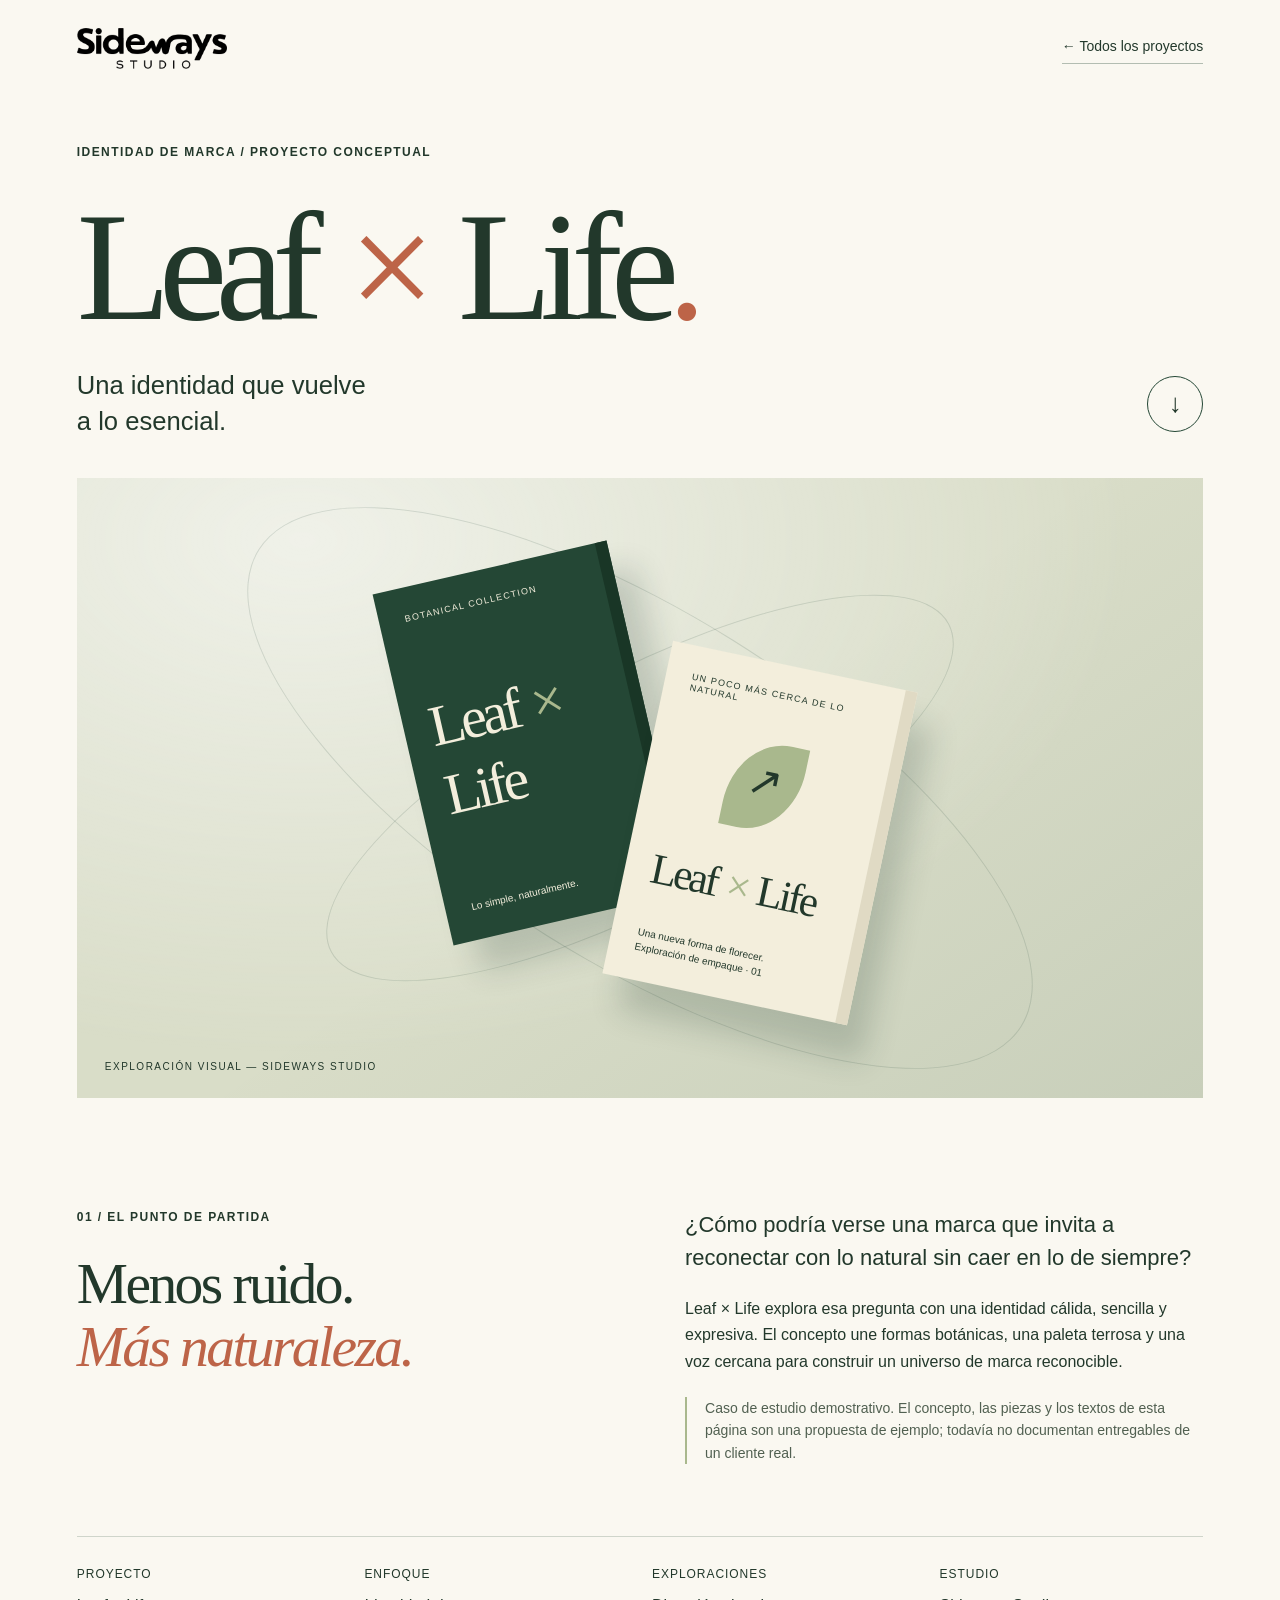
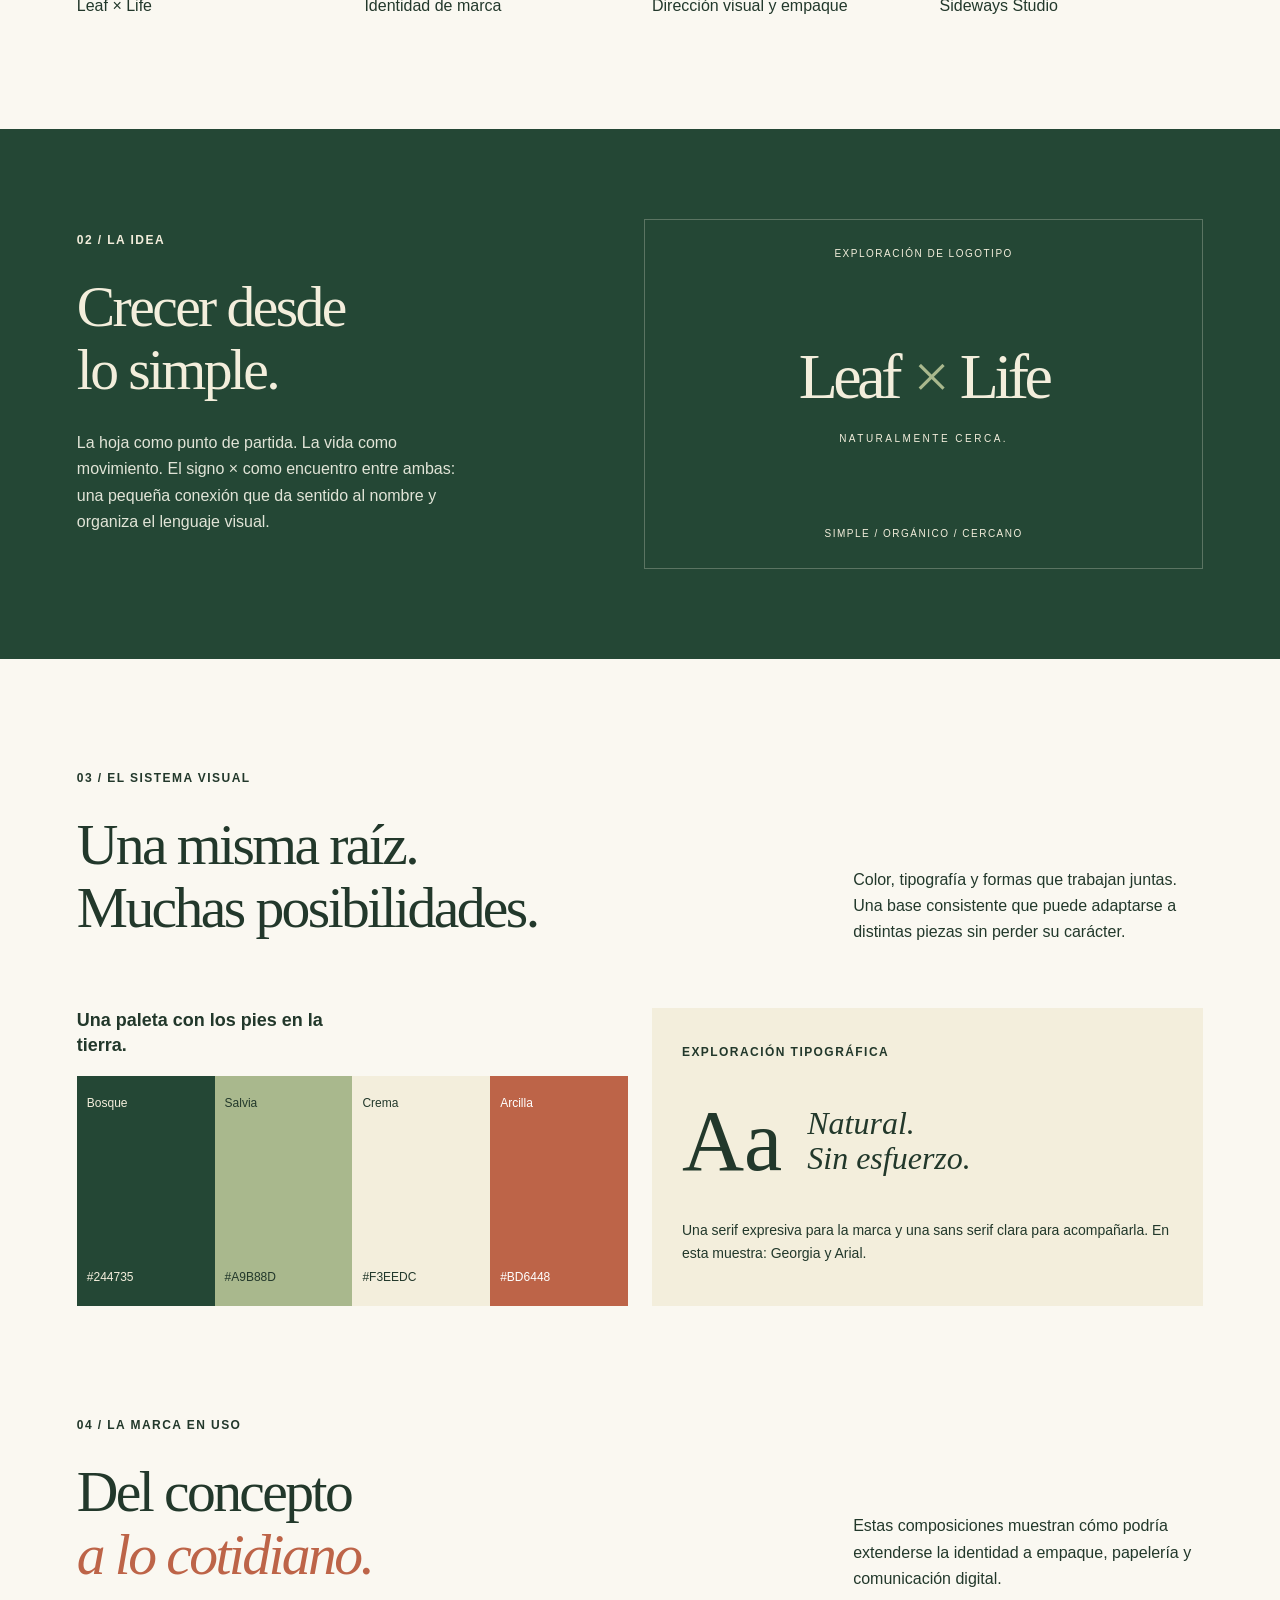
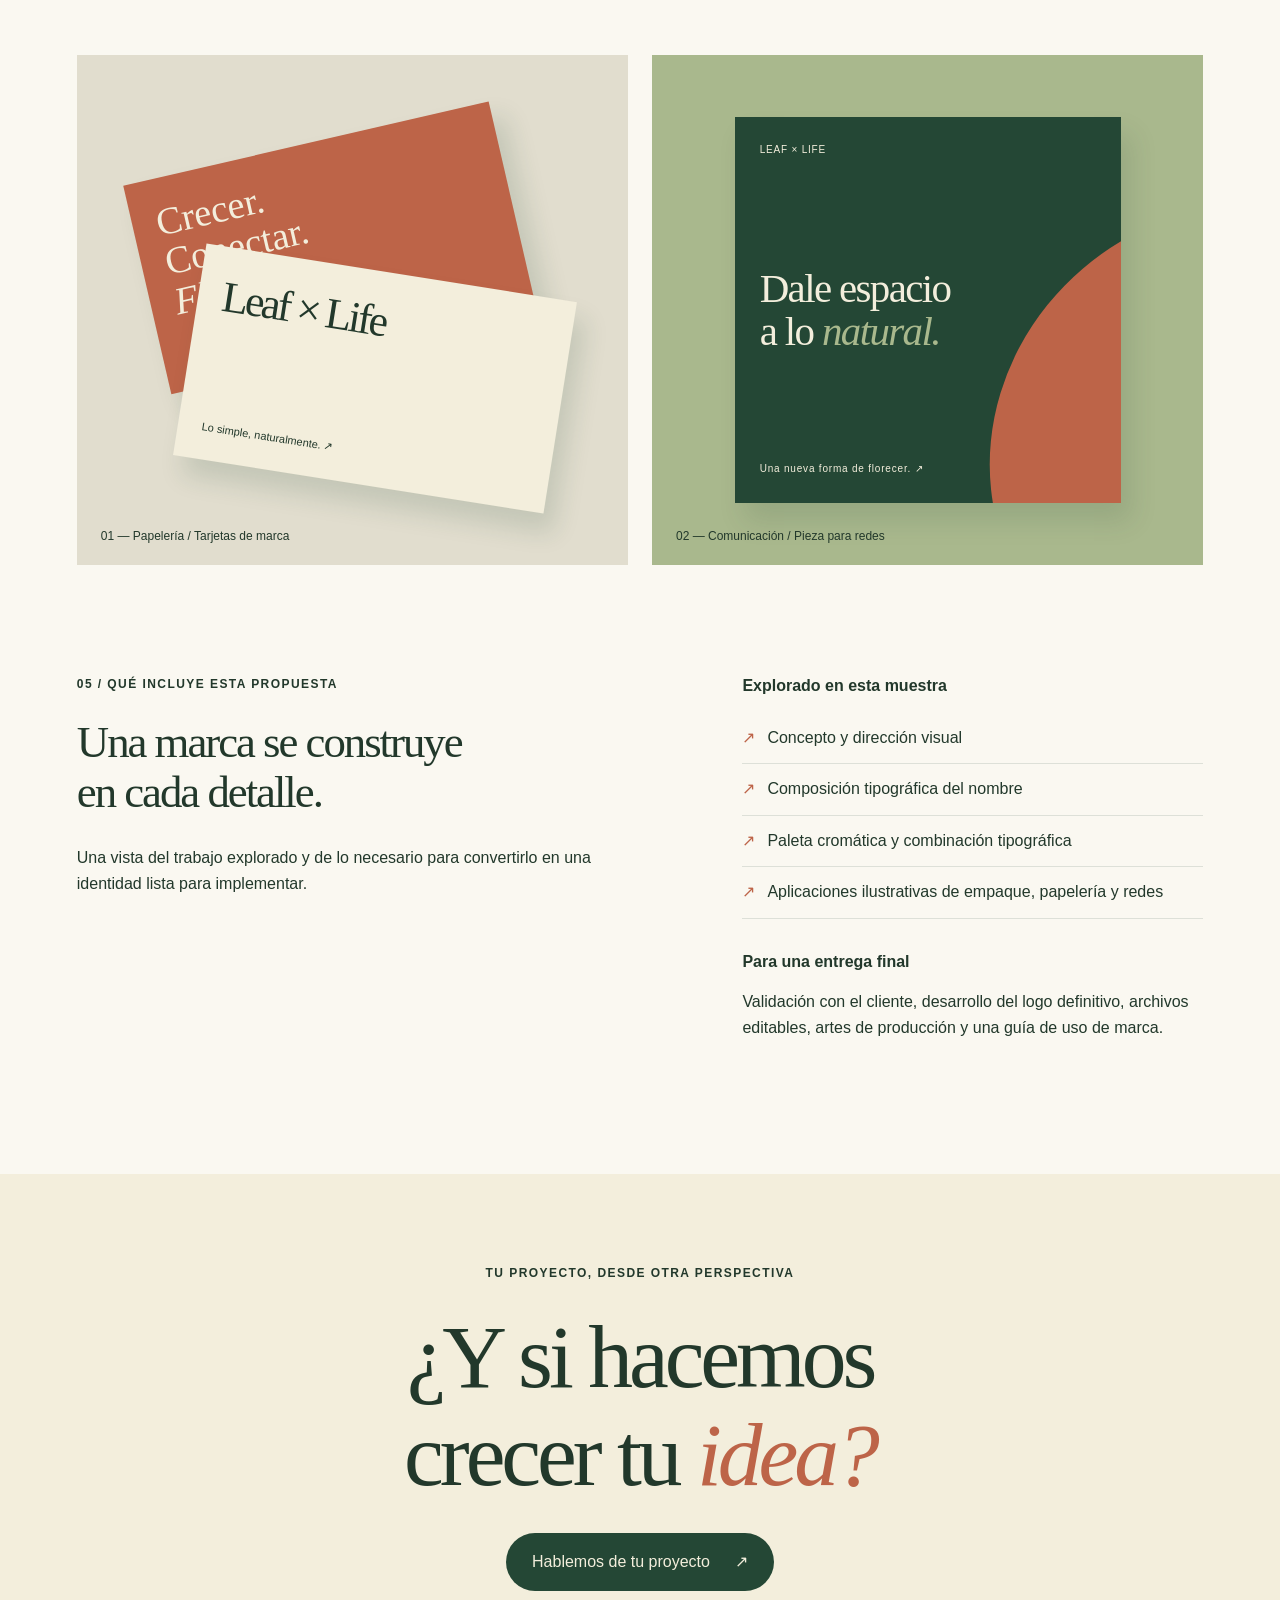
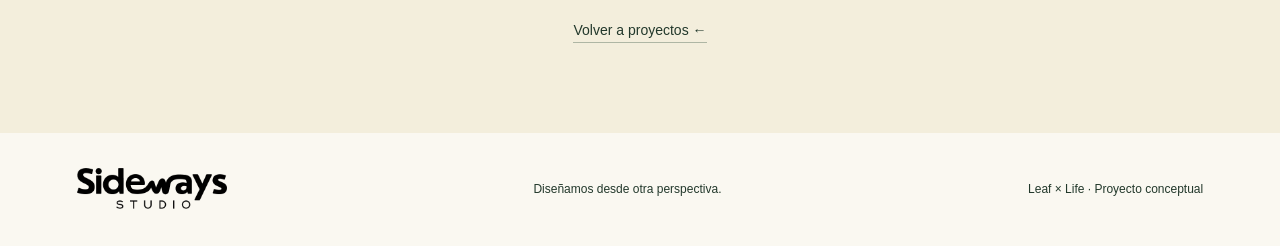
<file: leaf-x-life.html>
<!doctype html>
<html lang="es">
  <head>
    <meta charset="UTF-8" />
    <meta name="viewport" content="width=device-width, initial-scale=1" />
    <meta name="theme-color" content="#244735" />
    <meta
      name="description"
      content="Leaf × Life: una exploración conceptual de identidad y empaque presentada por Sideways Studio."
    />
    <title>Leaf × Life — Sideways Studio</title>
    <link rel="stylesheet" href="leaf-x-life.css" />
  </head>
  <body>
    <a class="skip" href="#contenido">Ir al contenido</a>
    <header class="nav wrap">
      <a href="index.html" aria-label="Sideways Studio, inicio"
        ><img
          class="studio-logo"
          src="assets/1x/Asset%205.png"
          width="446"
          height="128"
          alt="Sideways Studio"
      /></a>
      <a class="back" href="index.html#proyectos">← Todos los proyectos</a>
    </header>
    <main id="contenido">
      <!-- PORTADA: reemplazar las composiciones conceptuales por las piezas reales. -->
      <section class="hero wrap" aria-labelledby="project-title">
        <div class="hero-copy">
          <p class="eyebrow">Identidad de marca / Proyecto conceptual</p>
          <h1 id="project-title">
            Leaf <span>×</span> Life<span class="period">.</span>
          </h1>
          <div class="hero-bottom">
            <p>Una identidad que vuelve<br />a lo esencial.</p>
            <a
              class="round-link"
              href="#proyecto"
              aria-label="Explorar el proyecto"
              >↓</a
            >
          </div>
        </div>
        <div
          class="hero-art"
          role="img"
          aria-label="Composición conceptual de empaques Leaf × Life en verde y crema"
        >
          <div class="orbit orbit-one"></div>
          <div class="orbit orbit-two"></div>
          <div class="package package-back">
            <span class="pack-kicker">BOTANICAL COLLECTION</span
            ><span class="wordmark">Leaf <i>×</i><br />Life</span
            ><span class="pack-bottom">Lo simple, naturalmente.</span>
          </div>
          <div class="package package-front">
            <span class="pack-kicker">UN POCO MÁS CERCA DE LO NATURAL</span
            ><span class="leaf-mark" aria-hidden="true">↗</span
            ><span class="wordmark">Leaf <i>×</i> Life</span
            ><span class="pack-bottom"
              >Una nueva forma de florecer.<br />Exploración de empaque ·
              01</span
            >
          </div>
          <span class="art-caption">EXPLORACIÓN VISUAL — SIDEWAYS STUDIO</span>
        </div>
      </section>
      <!-- FICHA DEL PROYECTO -->
      <section
        class="overview wrap"
        id="proyecto"
        aria-labelledby="overview-title"
      >
        <div>
          <p class="eyebrow">01 / El punto de partida</p>
          <h2 id="overview-title">
            Menos ruido.<br /><em>Más naturaleza.</em>
          </h2>
        </div>
        <div class="overview-copy">
          <p class="lead">
            ¿Cómo podría verse una marca que invita a reconectar con lo natural
            sin caer en lo de siempre?
          </p>
          <p>
            Leaf × Life explora esa pregunta con una identidad cálida, sencilla
            y expresiva. El concepto une formas botánicas, una paleta terrosa y
            una voz cercana para construir un universo de marca reconocible.
          </p>
          <p class="note">
            Caso de estudio demostrativo. El concepto, las piezas y los textos
            de esta página son una propuesta de ejemplo; todavía no documentan
            entregables de un cliente real.
          </p>
        </div>
        <dl class="facts">
          <div>
            <dt>Proyecto</dt>
            <dd>Leaf × Life</dd>
          </div>
          <div>
            <dt>Enfoque</dt>
            <dd>Identidad de marca</dd>
          </div>
          <div>
            <dt>Exploraciones</dt>
            <dd>Dirección visual y empaque</dd>
          </div>
          <div>
            <dt>Estudio</dt>
            <dd>Sideways Studio</dd>
          </div>
        </dl>
      </section>
      <!-- CONCEPTO Y MARCA -->
      <section class="concept" aria-labelledby="concept-title">
        <div class="wrap concept-grid">
          <div>
            <p class="eyebrow">02 / La idea</p>
            <h2 id="concept-title">Crecer desde<br />lo simple.</h2>
            <p>
              La hoja como punto de partida. La vida como movimiento. El signo ×
              como encuentro entre ambas: una pequeña conexión que da sentido al
              nombre y organiza el lenguaje visual.
            </p>
          </div>
          <div class="brand-board">
            <span class="board-label">EXPLORACIÓN DE LOGOTIPO</span>
            <div class="brand-lockup">
              Leaf <i>×</i> Life<span>NATURALMENTE CERCA.</span>
            </div>
            <span class="board-label">SIMPLE / ORGÁNICO / CERCANO</span>
          </div>
        </div>
      </section>
      <!-- SISTEMA VISUAL -->
      <section class="visual-system wrap" aria-labelledby="system-title">
        <div class="section-heading">
          <div>
            <p class="eyebrow">03 / El sistema visual</p>
            <h2 id="system-title">
              Una misma raíz.<br />Muchas posibilidades.
            </h2>
          </div>
          <p>
            Color, tipografía y formas que trabajan juntas. Una base consistente
            que puede adaptarse a distintas piezas sin perder su carácter.
          </p>
        </div>
        <div class="system-grid">
          <article class="palette">
            <h3>Una paleta con los pies en la tierra.</h3>
            <div class="swatches">
              <div class="swatch forest">
                <span>Bosque</span><span>#244735</span>
              </div>
              <div class="swatch sage">
                <span>Salvia</span><span>#A9B88D</span>
              </div>
              <div class="swatch cream">
                <span>Crema</span><span>#F3EEDC</span>
              </div>
              <div class="swatch clay">
                <span>Arcilla</span><span>#BD6448</span>
              </div>
            </div>
          </article>
          <article class="type-board">
            <span class="eyebrow">Exploración tipográfica</span>
            <div class="type-sample">
              Aa<span>Natural.<br />Sin esfuerzo.</span>
            </div>
            <p>
              Una serif expresiva para la marca y una sans serif clara para
              acompañarla. En esta muestra: Georgia y Arial.
            </p>
          </article>
        </div>
      </section>
      <!-- APLICACIONES: ilustraciones construidas con HTML y CSS, sin imágenes externas. -->
      <section class="applications wrap" aria-labelledby="applications-title">
        <div class="section-heading">
          <div>
            <p class="eyebrow">04 / La marca en uso</p>
            <h2 id="applications-title">
              Del concepto<br /><em>a lo cotidiano.</em>
            </h2>
          </div>
          <p>
            Estas composiciones muestran cómo podría extenderse la identidad a
            empaque, papelería y comunicación digital.
          </p>
        </div>
        <div class="applications-grid">
          <figure class="application stationery">
            <div class="business-card card-back">
              <span>Crecer.<br />Conectar.<br /><i>Florecer.</i></span>
            </div>
            <div class="business-card card-front">
              <span class="card-wordmark">Leaf × Life</span
              ><span>Lo simple, naturalmente. ↗</span>
            </div>
            <figcaption>01 — Papelería / Tarjetas de marca</figcaption>
          </figure>
          <figure class="application social">
            <div class="social-post">
              <span>LEAF × LIFE</span
              ><strong>Dale espacio<br />a lo <i>natural.</i></strong>
              <div class="social-leaf" aria-hidden="true"></div>
              <span>Una nueva forma de florecer. ↗</span>
            </div>
            <figcaption>02 — Comunicación / Pieza para redes</figcaption>
          </figure>
        </div>
      </section>
      <section class="scope wrap" aria-labelledby="scope-title">
        <div>
          <p class="eyebrow">05 / Qué incluye esta propuesta</p>
          <h2 id="scope-title">Una marca se construye<br />en cada detalle.</h2>
          <p>
            Una vista del trabajo explorado y de lo necesario para convertirlo
            en una identidad lista para implementar.
          </p>
        </div>
        <div>
          <h3>Explorado en esta muestra</h3>
          <ul>
            <li>Concepto y dirección visual</li>
            <li>Composición tipográfica del nombre</li>
            <li>Paleta cromática y combinación tipográfica</li>
            <li>Aplicaciones ilustrativas de empaque, papelería y redes</li>
          </ul>
          <h3>Para una entrega final</h3>
          <p>
            Validación con el cliente, desarrollo del logo definitivo, archivos
            editables, artes de producción y una guía de uso de marca.
          </p>
        </div>
      </section>
      <section class="cta" aria-labelledby="cta-title">
        <div class="wrap">
          <p class="eyebrow">Tu proyecto, desde otra perspectiva</p>
          <h2 id="cta-title">¿Y si hacemos<br />crecer tu <em>idea?</em></h2>
          <a class="pill" href="index.html#contacto"
            >Hablemos de tu proyecto <span aria-hidden="true">↗</span></a
          ><a class="all-projects" href="index.html#proyectos"
            >Volver a proyectos ←</a
          >
        </div>
      </section>
    </main>
    <footer class="footer wrap">
      <a href="index.html" aria-label="Sideways Studio, inicio"
        ><img
          class="studio-logo"
          src="assets/1x/Asset%205.png"
          width="446"
          height="128"
          alt="Sideways Studio"
      /></a>
      <p>Diseñamos desde otra perspectiva.</p>
      <span>Leaf × Life · Proyecto conceptual</span>
    </footer>
  </body>
</html>
</file>
<file: leaf-x-life.css>
/* LEAF × LIFE / Caso conceptual. Colores y medidas generales. */
:root {
  --forest: #244735;
  --sage: #a9b88d;
  --cream: #f3eedc;
  --clay: #bd6448;
  --ink: #22382b;
  --paper: #faf8f1;
  --serif: Georgia, "Times New Roman", serif;
  --sans: Arial, Helvetica, sans-serif;
}
* {
  box-sizing: border-box;
}
html {
  scroll-behavior: smooth;
  scroll-padding-top: 30px;
}
body {
  margin: 0;
  background: var(--paper);
  color: var(--ink);
  font-family: var(--sans);
  font-size: 16px;
  line-height: 1.65;
}
a {
  color: inherit;
  text-decoration: none;
}
a:focus-visible {
  outline: 3px solid var(--clay);
  outline-offset: 7px;
}
img {
  display: block;
  max-width: 100%;
  height: auto;
}
::selection {
  background: var(--sage);
}
.wrap {
  width: min(1280px, 88%);
  margin-inline: auto;
}
.skip {
  position: absolute;
  top: -100px;
  left: 20px;
  background: var(--cream);
  padding: 12px;
  z-index: 10;
}
.skip:focus {
  top: 10px;
}
.nav {
  display: flex;
  justify-content: space-between;
  align-items: center;
  padding-block: 28px;
}
.studio-logo {
  width: 150px;
  filter: brightness(0);
}
.back {
  font-size: 14px;
  border-bottom: 1px solid #24473555;
  padding-bottom: 4px;
}
.eyebrow {
  font-size: 12px;
  letter-spacing: 0.12em;
  text-transform: uppercase;
  font-weight: 700;
  margin: 0 0 24px;
}
h1,
h2,
h3,
p {
  margin-top: 0;
}
h2 {
  font-family: var(--serif);
  font-size: clamp(36px, 4.5vw, 66px);
  font-weight: 400;
  letter-spacing: -0.045em;
  line-height: 1.1;
  margin-bottom: 28px;
}
h2 em {
  font-weight: 400;
  color: var(--clay);
}
h3 {
  font-size: 20px;
  line-height: 1.4;
}
p {
  margin-bottom: 22px;
}
.hero {
  padding-top: 44px;
}
.hero h1 {
  font-family: var(--serif);
  font-size: clamp(64px, 12vw, 174px);
  font-weight: 400;
  line-height: 1.05;
  letter-spacing: -0.075em;
  margin-bottom: 20px;
}
.hero h1 > span:first-child {
  font-style: italic;
  color: var(--clay);
}
.period {
  color: var(--clay);
}
.hero-bottom {
  display: flex;
  justify-content: space-between;
  align-items: center;
  margin-bottom: 38px;
}
.hero-bottom p {
  font-size: clamp(18px, 2vw, 26px);
  line-height: 1.4;
  margin: 0;
}
.round-link {
  display: grid;
  place-items: center;
  width: 56px;
  height: 56px;
  border: 1px solid var(--forest);
  border-radius: 50%;
  font-size: 26px;
  transition: background 0.2s;
}
.round-link:hover {
  background: var(--sage);
}
/* Composición de empaque: muestras ilustrativas editables. */
.hero-art {
  height: 620px;
  background: #d9ddc8;
  position: relative;
  overflow: hidden;
  display: flex;
  justify-content: center;
  align-items: center;
  isolation: isolate;
}
.hero-art:before {
  content: "";
  position: absolute;
  inset: 0;
  background:
    radial-gradient(ellipse at 20% 10%, #fff9, transparent 65%),
    linear-gradient(145deg, transparent 50%, #24473518);
  z-index: -1;
}
.orbit {
  position: absolute;
  width: 700px;
  height: 230px;
  border: 1px solid #24473526;
  border-radius: 50%;
  transform: rotate(-28deg);
  z-index: -1;
}
.orbit-two {
  transform: rotate(32deg);
  width: 900px;
  height: 350px;
}
.package {
  position: absolute;
  display: flex;
  flex-direction: column;
  justify-content: space-between;
  box-shadow: 22px 32px 30px #1b372b30;
  padding: 26px;
  line-height: 1.2;
}
.package-back {
  width: 240px;
  height: 360px;
  left: calc(50% - 230px);
  top: 85px;
  transform: rotate(-13deg);
  background: var(--forest);
  color: var(--cream);
  border-right: 12px solid #193626;
}
.package-front {
  width: 250px;
  height: 340px;
  left: calc(50% - 5px);
  top: 185px;
  transform: rotate(12deg);
  background: var(--cream);
  border-right: 12px solid #e0dac4;
}
.pack-kicker {
  font-size: 9px;
  letter-spacing: 0.14em;
  max-width: 160px;
}
.wordmark {
  font-family: var(--serif);
  font-size: 58px;
  letter-spacing: -0.07em;
}
.wordmark i {
  font-weight: 400;
  color: var(--sage);
}
.package-front .wordmark {
  font-size: 43px;
}
.pack-bottom {
  font-size: 10px;
  line-height: 1.5;
}
.leaf-mark {
  width: 75px;
  height: 90px;
  border-radius: 75% 0 75% 0;
  background: var(--sage);
  font-size: 42px;
  text-align: center;
  padding-top: 15px;
  align-self: center;
}
.art-caption {
  position: absolute;
  bottom: 22px;
  left: 28px;
  font-size: 10px;
  letter-spacing: 0.15em;
}
/* Reto, concepto y ficha. */
.overview {
  display: grid;
  grid-template-columns: 1fr 1fr;
  gap: 40px 8%;
  padding-block: 110px;
  scroll-margin-top: 20px;
}
.lead {
  font-size: 22px;
  line-height: 1.5;
}
.note {
  font-size: 14px;
  line-height: 1.6;
  border-left: 2px solid var(--sage);
  padding-left: 18px;
  color: #516051;
}
.facts {
  grid-column: 1/-1;
  display: grid;
  grid-template-columns: repeat(4, 1fr);
  border-top: 1px solid #24473533;
  margin: 10px 0 0;
  padding-top: 28px;
  gap: 24px;
}
dt {
  font-size: 12px;
  text-transform: uppercase;
  letter-spacing: 0.08em;
  margin-bottom: 8px;
}
dd {
  margin: 0;
  font-size: 16px;
}
.concept {
  background: var(--forest);
  color: var(--cream);
  padding-block: 90px;
}
.concept-grid {
  display: grid;
  grid-template-columns: 1fr 1.2fr;
  gap: 9%;
  align-items: center;
}
.concept p:not(.eyebrow) {
  max-width: 400px;
  color: #e1e4d7;
}
.brand-board {
  min-height: 350px;
  border: 1px solid #f3eedc44;
  padding: 26px;
  display: flex;
  flex-direction: column;
  justify-content: space-between;
  text-align: center;
}
.board-label {
  font-size: 10px;
  letter-spacing: 0.15em;
}
.brand-lockup {
  font-family: var(--serif);
  font-size: clamp(40px, 5vw, 78px);
  line-height: 1;
  letter-spacing: -0.07em;
  padding-block: 30px;
}
.brand-lockup i {
  color: var(--sage);
}
.brand-lockup span {
  display: block;
  font: 10px var(--sans);
  letter-spacing: 0.25em;
  margin-top: 24px;
}
.visual-system,
.applications {
  padding-top: 110px;
}
.section-heading {
  display: flex;
  justify-content: space-between;
  align-items: end;
  gap: 8%;
  margin-bottom: 40px;
}
.section-heading > p {
  max-width: 350px;
}
.system-grid {
  display: grid;
  grid-template-columns: 1fr 1fr;
  gap: 24px;
}
.palette h3 {
  font-size: 18px;
  max-width: 260px;
}
.swatches {
  display: grid;
  grid-template-columns: repeat(4, 1fr);
  min-height: 230px;
}
.swatch {
  display: flex;
  flex-direction: column;
  justify-content: space-between;
  padding: 18px 10px;
  font-size: 12px;
}
.forest {
  background: var(--forest);
  color: var(--cream);
}
.sage {
  background: var(--sage);
}
.cream {
  background: var(--cream);
}
.clay {
  background: var(--clay);
  color: #fff;
}
.type-board {
  background: var(--cream);
  padding: 30px;
}
.type-sample {
  font-family: var(--serif);
  font-size: 86px;
  line-height: 1.1;
  display: flex;
  gap: 25px;
  align-items: center;
  margin: 30px 0;
}
.type-sample span {
  font-size: 32px;
  font-style: italic;
}
.type-board p {
  font-size: 14px;
  margin: 0;
}
/* Papelería y comunicación digital. */
.applications-grid {
  display: grid;
  grid-template-columns: 1fr 1fr;
  gap: 24px;
}
.application {
  position: relative;
  height: 510px;
  overflow: hidden;
  margin: 0;
  display: grid;
  place-items: center;
}
.application figcaption {
  position: absolute;
  bottom: 18px;
  left: 24px;
  font-size: 12px;
}
.stationery {
  background: #e1ddce;
}
.business-card {
  position: absolute;
  width: 68%;
  aspect-ratio: 1.75;
  padding: 24px;
  box-shadow: 12px 18px 25px #24473526;
  display: flex;
  flex-direction: column;
  justify-content: space-between;
}
.card-back {
  background: var(--clay);
  color: var(--cream);
  transform: translate(-6%, -29%) rotate(-13deg);
  font-family: var(--serif);
  font-size: clamp(22px, 3vw, 40px);
  line-height: 1.05;
}
.card-front {
  background: var(--cream);
  transform: translate(6%, 32%) rotate(9deg);
}
.card-wordmark {
  font: clamp(24px, 3.4vw, 48px) var(--serif);
  letter-spacing: -0.07em;
}
.card-front > span:last-child {
  font-size: 11px;
}
.social {
  background: var(--sage);
}
.social-post {
  width: 70%;
  aspect-ratio: 1;
  background: var(--forest);
  color: var(--cream);
  padding: 25px;
  display: flex;
  flex-direction: column;
  justify-content: space-between;
  position: relative;
  isolation: isolate;
  overflow: hidden;
  box-shadow: 10px 18px 25px #24473522;
}
.social-post > span {
  font-size: 10px;
  letter-spacing: 0.08em;
}
.social-post strong {
  font: clamp(25px, 3.2vw, 48px)/1.05 var(--serif);
  letter-spacing: -0.04em;
  z-index: 1;
}
.social-post strong i {
  color: var(--sage);
}
.social-leaf {
  position: absolute;
  width: 75%;
  height: 70%;
  right: -30%;
  bottom: -12%;
  background: var(--clay);
  border-radius: 90% 0 90% 0;
  transform: rotate(-30deg);
  z-index: -1;
}
.scope {
  display: grid;
  grid-template-columns: 1.2fr 1fr;
  gap: 10%;
  padding-block: 110px;
}
.scope h2 {
  font-size: clamp(32px, 3.5vw, 50px);
}
.scope h3 {
  font-size: 16px;
  margin-bottom: 16px;
}
.scope ul {
  padding: 0;
  list-style: none;
  margin: 0 0 32px;
}
.scope li {
  border-bottom: 1px solid #24473522;
  padding: 12px 0;
}
.scope li:before {
  content: "↗";
  margin-right: 12px;
  color: var(--clay);
}
.cta {
  background: var(--cream);
  padding-block: 90px;
  text-align: center;
}
.cta h2 {
  font-size: clamp(44px, 7vw, 100px);
}
.pill {
  display: inline-flex;
  gap: 25px;
  align-items: center;
  background: var(--forest);
  color: var(--cream);
  border-radius: 40px;
  padding: 16px 26px;
  transition: background 0.2s;
}
.pill:hover {
  background: #366349;
}
.all-projects {
  display: block;
  width: fit-content;
  margin: 28px auto 0;
  font-size: 14px;
  border-bottom: 1px solid #24473555;
}
.footer {
  display: flex;
  justify-content: space-between;
  align-items: center;
  gap: 25px;
  padding-block: 35px;
  font-size: 12px;
}
.footer p {
  margin: 0;
}
@media (max-width: 900px) {
  .overview,
  .concept-grid,
  .scope {
    gap: 40px;
  }
  .section-heading {
    display: block;
  }
  .section-heading > p {
    max-width: 550px;
  }
  .application {
    height: 420px;
  }
  .type-sample {
    display: block;
  }
  .type-sample span {
    display: block;
    margin-top: 10px;
  }
  .swatches {
    grid-template-columns: 1fr 1fr;
  }
  .hero-art {
    height: 550px;
  }
  .footer {
    flex-wrap: wrap;
  }
}
@media (max-width: 600px) {
  .nav {
    padding-block: 22px;
    gap: 20px;
  }
  .studio-logo {
    width: 120px;
  }
  .back {
    font-size: 12px;
  }
  .hero {
    padding-top: 30px;
  }
  .hero .eyebrow {
    font-size: 10px;
  }
  .hero h1 {
    font-size: clamp(58px, 16vw, 96px);
  }
  .round-link {
    width: 46px;
    height: 46px;
  }
  .hero-art {
    height: 440px;
  }
  .package {
    padding: 18px;
  }
  .package-back {
    width: 165px;
    height: 255px;
    left: calc(50% - 145px);
    top: 70px;
  }
  .package-front {
    width: 170px;
    height: 245px;
    left: calc(50% - 10px);
    top: 145px;
  }
  .wordmark {
    font-size: 45px;
  }
  .package-front .wordmark {
    font-size: 30px;
  }
  .pack-kicker {
    font-size: 7px;
  }
  .pack-bottom {
    font-size: 8px;
  }
  .leaf-mark {
    width: 50px;
    height: 60px;
    font-size: 30px;
    padding-top: 8px;
  }
  .art-caption {
    left: 14px;
    font-size: 8px;
  }
  .overview,
  .concept-grid,
  .scope,
  .system-grid,
  .applications-grid {
    grid-template-columns: 1fr;
  }
  .overview,
  .scope {
    padding-block: 65px;
    gap: 24px;
  }
  .facts {
    grid-template-columns: 1fr 1fr;
    gap: 24px 16px;
  }
  .concept {
    padding-block: 65px;
  }
  .brand-board {
    min-height: 270px;
  }
  .visual-system,
  .applications {
    padding-top: 65px;
  }
  .section-heading {
    margin-bottom: 28px;
  }
  .section-heading h2 {
    font-size: 36px;
  }
  .swatches {
    grid-template-columns: repeat(4, 1fr);
    min-height: 180px;
  }
  .swatch {
    font-size: 10px;
    padding: 14px 7px;
  }
  .type-sample {
    display: flex;
  }
  .application {
    height: 420px;
  }
  .card-back {
    font-size: 32px;
  }
  .card-wordmark {
    font-size: 36px;
  }
  .social-post strong {
    font-size: 36px;
  }
  .cta {
    padding-block: 65px;
  }
  .footer {
    align-items: start;
    flex-direction: column;
    gap: 18px;
  }
  .lead {
    font-size: 20px;
  }
  .eyebrow {
    font-size: 11px;
  }
}
@media (prefers-reduced-motion: reduce) {
  html {
    scroll-behavior: auto;
  }
  * {
    transition: none !important;
  }
}
</file>
